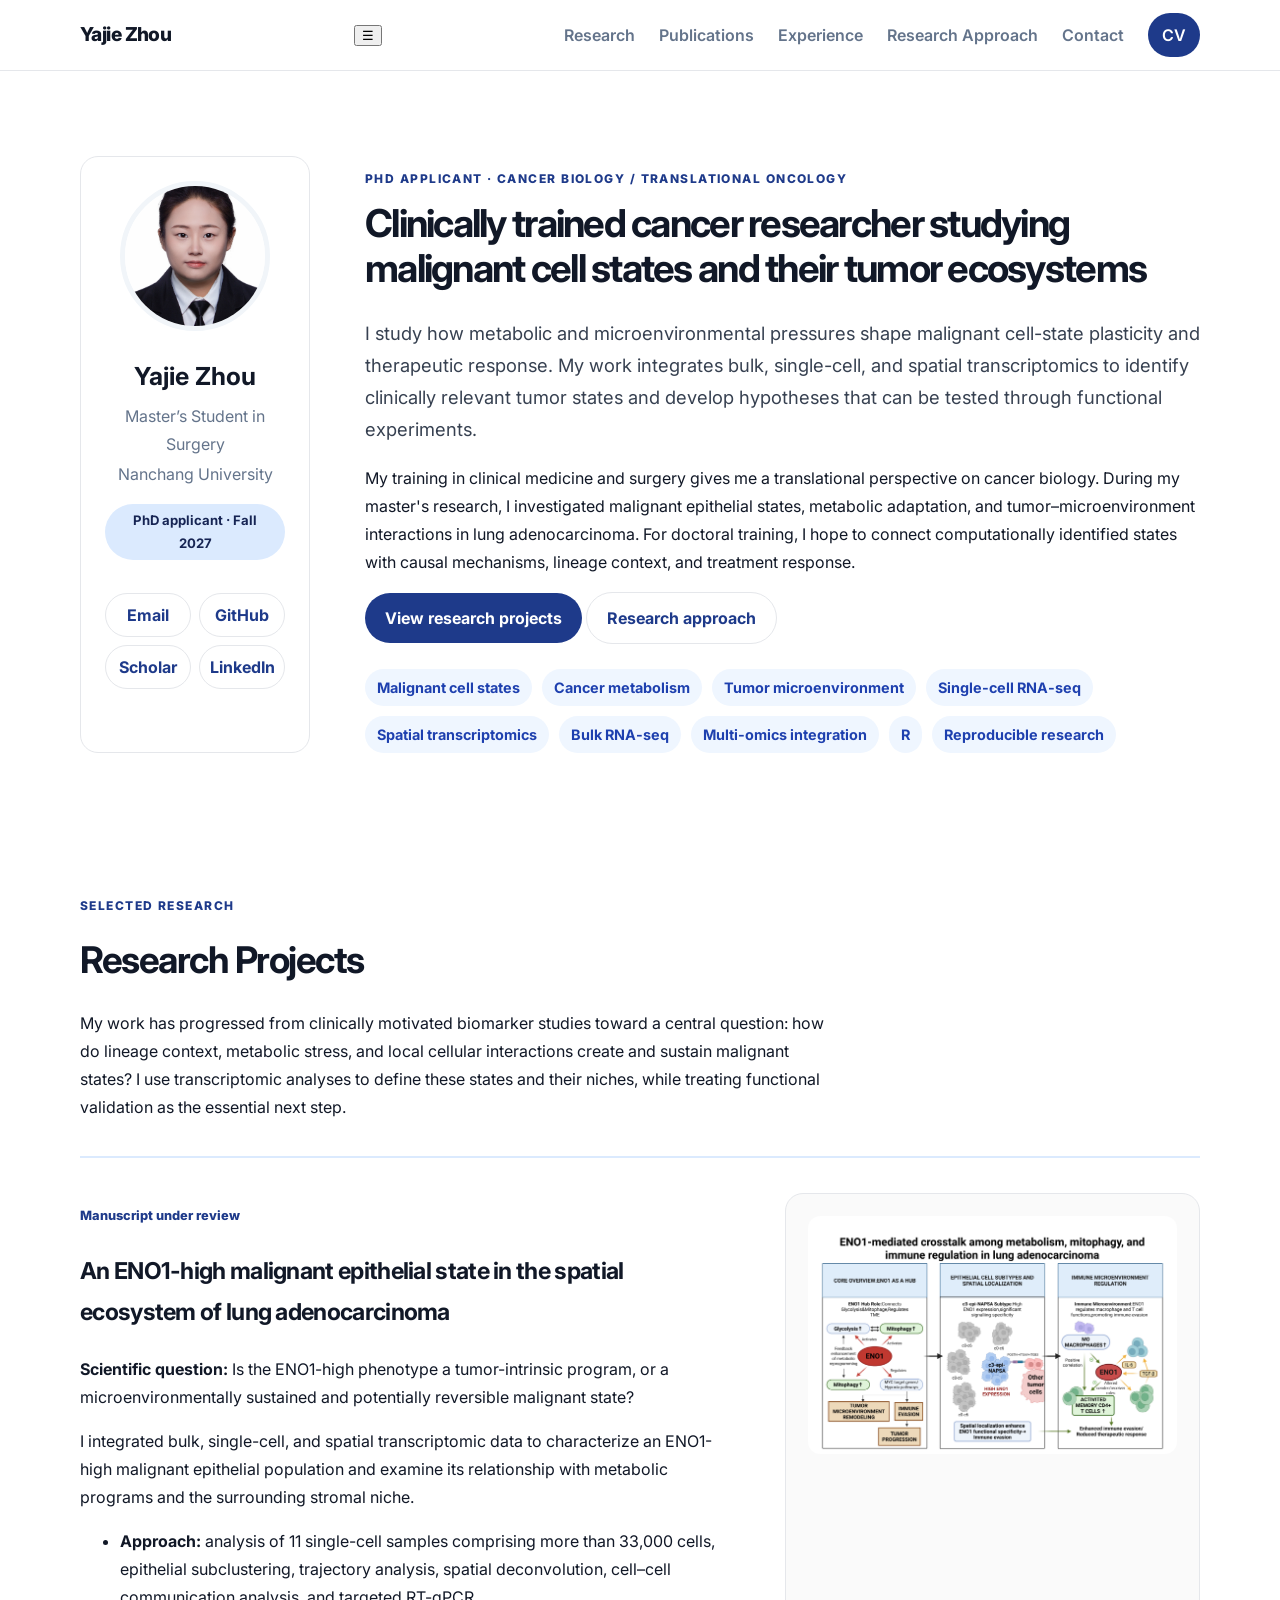
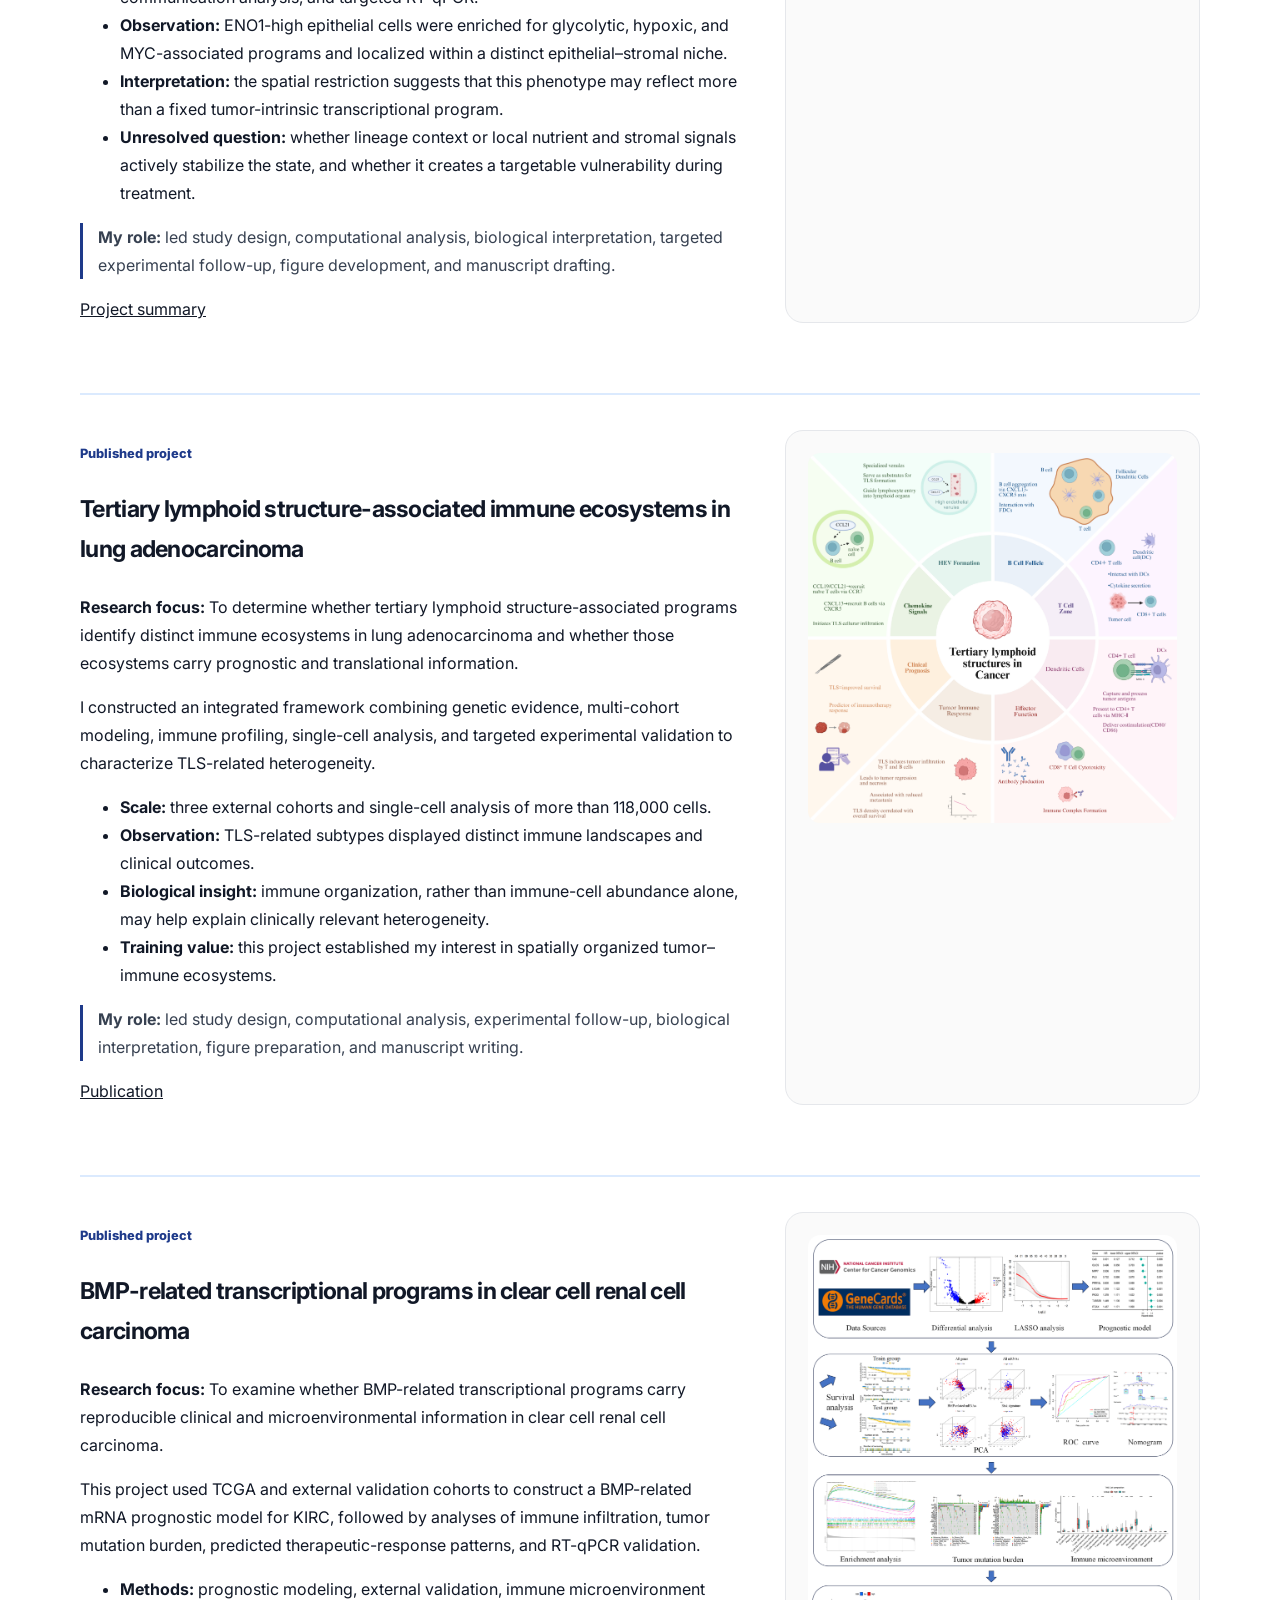
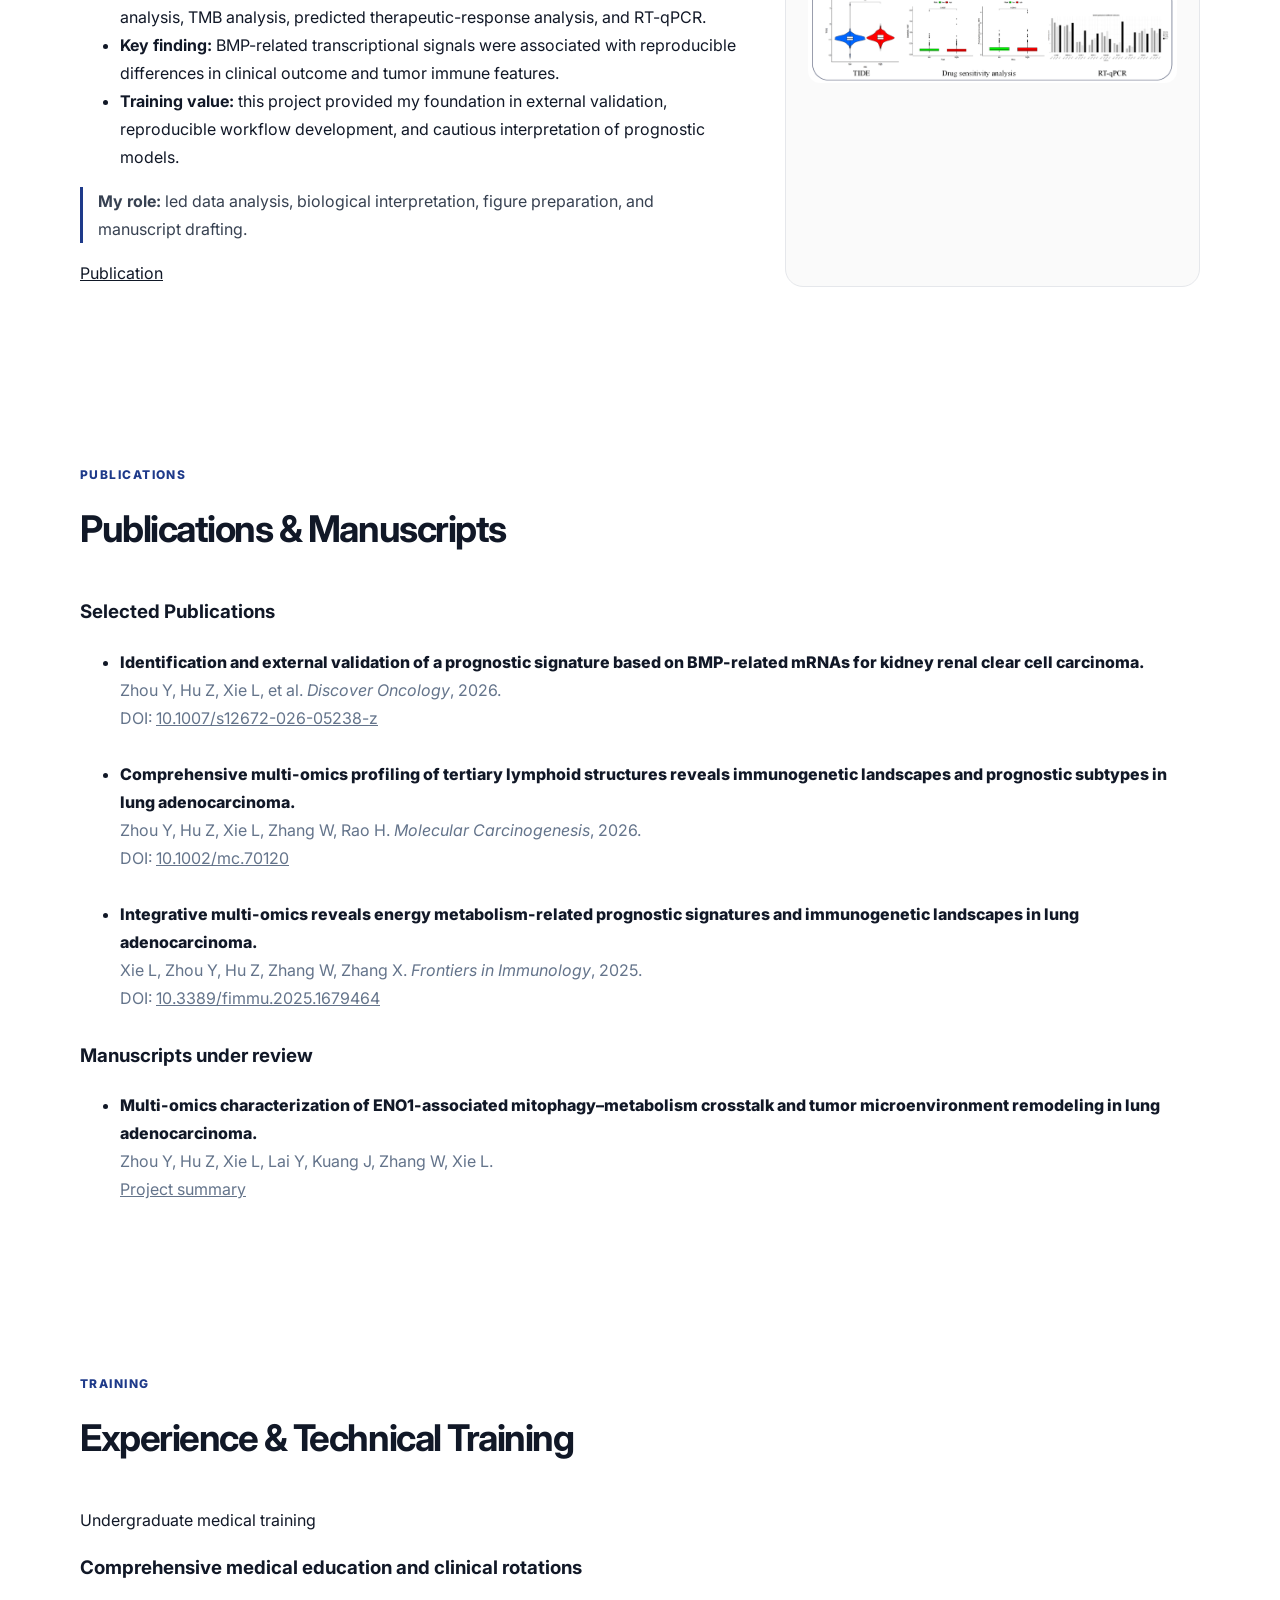
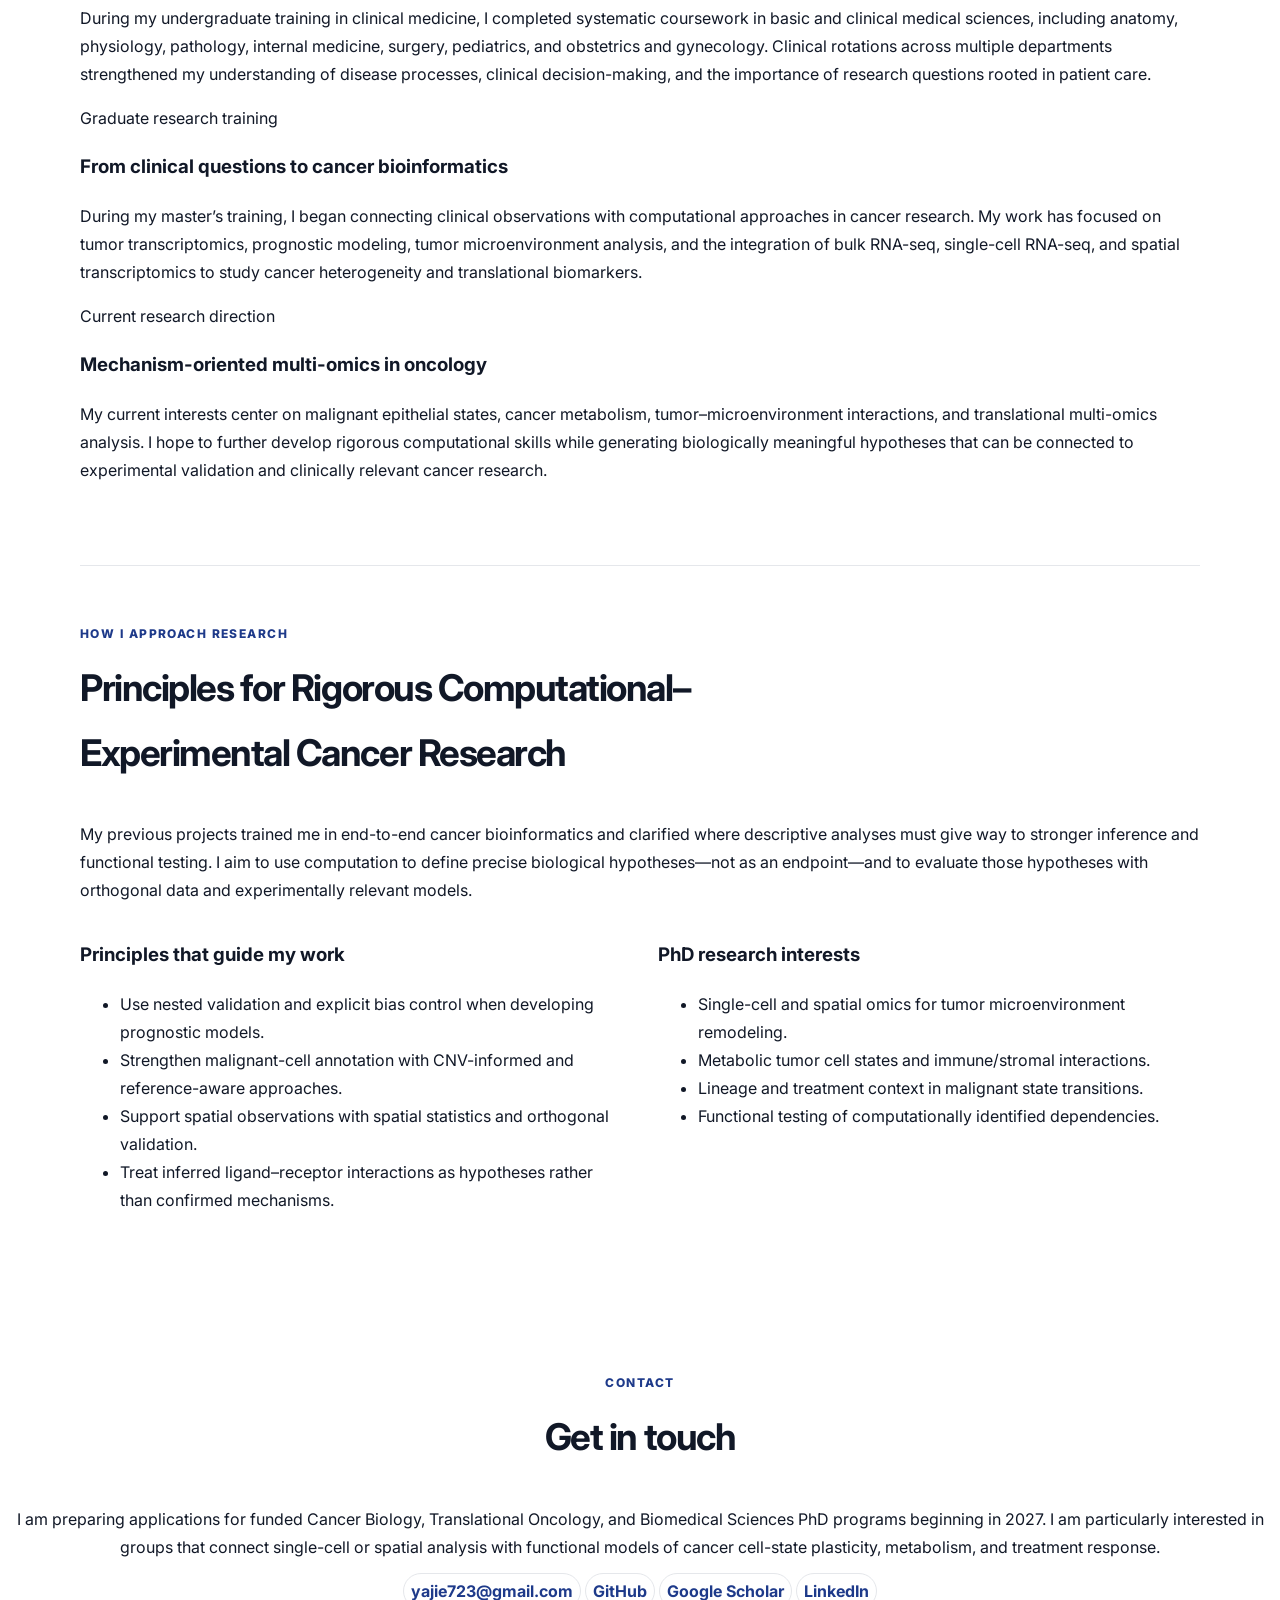
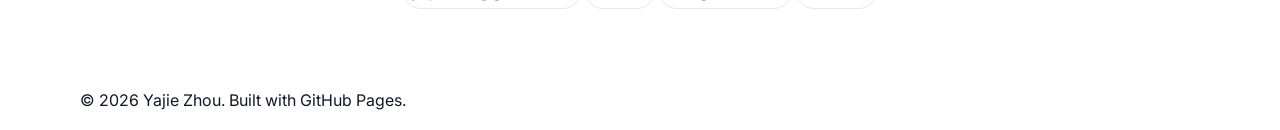
<file: index.html>
<!DOCTYPE html>
<html lang="en">
<head>
  <meta charset="UTF-8" />
  <meta name="viewport" content="width=device-width, initial-scale=1.0" />
  <meta name="description" content="Yajie Zhou — Clinically trained cancer researcher studying malignant cell-state plasticity, metabolic adaptation, and tumor–microenvironment interactions through single-cell and spatial omics." />
  <title>Yajie Zhou | Cancer Cell States & Tumor Microenvironment</title>
  <link rel="preconnect" href="https://fonts.googleapis.com">
  <link rel="preconnect" href="https://fonts.gstatic.com" crossorigin>
  <link href="https://fonts.googleapis.com/css2?family=Inter:wght@400;500;600;700;800&display=swap" rel="stylesheet">
  <link rel="stylesheet" href="assets/styles.css" />
</head>

<body>
  <header class="site-header" id="top">
    <nav class="navbar container">
      <a class="brand" href="#top" aria-label="Home">Yajie Zhou</a>
      <button class="nav-toggle" aria-label="Toggle navigation" aria-expanded="false">☰</button>

      <div class="nav-links">
        <a href="#research">Research</a>
        <a href="#publications">Publications</a>
        <a href="#experience">Experience</a>
        <a href="#approach">Research Approach</a>
        <a href="#contact">Contact</a>
        <a class="button button-small" href="docs/Yajie_Zhou_CV.pdf" target="_blank" rel="noopener noreferrer">CV</a>
      </div>
    </nav>
  </header>

  <main>
    <section class="hero container">
      <aside class="profile-card">
        <img class="avatar" src="assets/avatar.png" alt="Portrait of Yajie Zhou" />

        <h1>Yajie Zhou</h1>
        <p class="subtitle">Master’s Student in Surgery</p>
        <p class="affiliation">Nanchang University</p>
        <p class="profile-note">PhD applicant · Fall 2027</p>
        
        <div class="social-row" aria-label="Academic links">
          <a href="mailto:yajie723@gmail.com" title="Email">Email</a>
          <a href="https://github.com/zyjzzzzzzzz" title="GitHub" target="_blank" rel="noopener noreferrer">GitHub</a>
          <a href="https://scholar.google.com/citations?user=Gcdg9VkAAAAJ&hl=en" title="Google Scholar" target="_blank" rel="noopener noreferrer">Scholar</a>
          <a href="https://www.linkedin.com/in/yajie-zhou-784542407" title="LinkedIn" target="_blank" rel="noopener noreferrer">LinkedIn</a>
        </div>
      </aside>

      <section class="hero-content">
        <p class="eyebrow">PhD applicant · Cancer Biology / Translational Oncology</p>

        <h2>Clinically trained cancer researcher studying malignant cell states and their tumor ecosystems</h2>

        <p class="lead">
          I study how metabolic and microenvironmental pressures shape malignant cell-state plasticity and therapeutic response.
          My work integrates bulk, single-cell, and spatial transcriptomics to identify clinically relevant tumor states and
          develop hypotheses that can be tested through functional experiments.
        </p>

        <p>
          My training in clinical medicine and surgery gives me a translational perspective on cancer biology. During my master's
          research, I investigated malignant epithelial states, metabolic adaptation, and tumor–microenvironment interactions in
          lung adenocarcinoma. For doctoral training, I hope to connect computationally identified states with causal mechanisms,
          lineage context, and treatment response.
        </p>

        <div class="cta-row">
          <a class="button" href="#research">View research projects</a>
          <a class="button button-secondary" href="#approach">Research approach</a>
        </div>

        <div class="skills" aria-label="Core skills">
          <span>Malignant cell states</span>
          <span>Cancer metabolism</span>
          <span>Tumor microenvironment</span>
          <span>Single-cell RNA-seq</span>
          <span>Spatial transcriptomics</span>
          <span>Bulk RNA-seq</span>
          <span>Multi-omics integration</span>
          <span>R</span>
          <span>Reproducible research</span>
        </div>
      </section>
    </section>

    <section class="container section" id="research">
      <div class="section-heading">
        <p class="eyebrow">Selected research</p>
        <h2>Research Projects</h2>
        <p>
          My work has progressed from clinically motivated biomarker studies toward a central question: how do lineage context,
          metabolic stress, and local cellular interactions create and sustain malignant states? I use transcriptomic analyses to
          define these states and their niches, while treating functional validation as the essential next step.
        </p>
      </div>

      <div class="project-stack">
        <article class="project featured project-with-image">
          <div class="project-main">
            <p class="status">Manuscript under review</p>
            <h3>An ENO1-high malignant epithelial state in the spatial ecosystem of lung adenocarcinoma</h3>

            <p class="question">
              <strong>Scientific question:</strong>
              Is the ENO1-high phenotype a tumor-intrinsic program, or a microenvironmentally sustained and potentially reversible
              malignant state?
            </p>

            <p>
              I integrated bulk, single-cell, and spatial transcriptomic data to characterize an ENO1-high malignant epithelial
              population and examine its relationship with metabolic programs and the surrounding stromal niche.
            </p>

            <ul class="clean-list">
              <li><strong>Approach:</strong> analysis of 11 single-cell samples comprising more than 33,000 cells, epithelial subclustering, trajectory analysis, spatial deconvolution, cell–cell communication analysis, and targeted RT-qPCR.</li>
              <li><strong>Observation:</strong> ENO1-high epithelial cells were enriched for glycolytic, hypoxic, and MYC-associated programs and localized within a distinct epithelial–stromal niche.</li>
              <li><strong>Interpretation:</strong> the spatial restriction suggests that this phenotype may reflect more than a fixed tumor-intrinsic transcriptional program.</li>
              <li><strong>Unresolved question:</strong> whether lineage context or local nutrient and stromal signals actively stabilize the state, and whether it creates a targetable vulnerability during treatment.</li>
            </ul>

            <p class="role">
              <strong>My role:</strong>
              led study design, computational analysis, biological interpretation, targeted experimental follow-up,
              figure development, and manuscript drafting.
            </p>

          

            <div class="project-actions">
              <a class="text-link" href="projects/eno1-luad.html">Project summary</a>
            </div>
          </div>

          <aside class="project-side figure-side">
            <a class="figure-link" href="assets/eno1-mechanism.png" target="_blank" rel="noopener noreferrer">
             <img src="assets/eno1-mechanism.png" alt="Mechanism figure for ENO1-associated metabolic epithelial states in LUAD" />
            </a>
            
          </aside>
        </article>

        <article class="project featured project-with-image">
          <div class="project-main">
            <p class="status">Published project</p>
            <h3>Tertiary lymphoid structure-associated immune ecosystems in lung adenocarcinoma</h3>

            <p class="question">
              <strong>Research focus:</strong>
              To determine whether tertiary lymphoid structure-associated programs identify distinct immune ecosystems in lung
              adenocarcinoma and whether those ecosystems carry prognostic and translational information.
            </p>

            <p>
              I constructed an integrated framework combining genetic evidence, multi-cohort modeling, immune profiling,
              single-cell analysis, and targeted experimental validation to characterize TLS-related heterogeneity.
            </p>

            <ul class="clean-list">
              <li><strong>Scale:</strong> three external cohorts and single-cell analysis of more than 118,000 cells.</li>
              <li><strong>Observation:</strong> TLS-related subtypes displayed distinct immune landscapes and clinical outcomes.</li>
              <li><strong>Biological insight:</strong> immune organization, rather than immune-cell abundance alone, may help explain clinically relevant heterogeneity.</li>
              <li><strong>Training value:</strong> this project established my interest in spatially organized tumor–immune ecosystems.</li>
            </ul>

            <p class="role">
              <strong>My role:</strong>
              led study design, computational analysis, experimental follow-up, biological interpretation,
              figure preparation, and manuscript writing.
            </p>

        
            <div class="project-actions">
              <a class="text-link" href="https://doi.org/10.1002/mc.70120" target="_blank" rel="noopener noreferrer">Publication</a>
            </div>
          </div>

          <aside class="project-side figure-side">
           <a class="figure-link" href="assets/tls-mechanism.png" target="_blank" rel="noopener noreferrer">
             <img src="assets/tls-mechanism.png" alt="Mechanism figure for TLS-related immunogenetic subtypes in LUAD" />
           </a>
            
          </aside>
        </article>

        <article class="project featured project-with-image">
          <div class="project-main">
            <p class="status">Published project</p>
            <h3>BMP-related transcriptional programs in clear cell renal cell carcinoma</h3>

            <p class="question">
              <strong>Research focus:</strong>
              To examine whether BMP-related transcriptional programs carry reproducible clinical and microenvironmental
              information in clear cell renal cell carcinoma.
            </p>

            <p>
              This project used TCGA and external validation cohorts to construct a BMP-related mRNA prognostic model for KIRC,
              followed by analyses of immune infiltration, tumor mutation burden, predicted therapeutic-response patterns, and RT-qPCR validation.
            </p>

            <ul class="clean-list">
              <li><strong>Methods:</strong> prognostic modeling, external validation, immune microenvironment analysis, TMB analysis, predicted therapeutic-response analysis, and RT-qPCR.</li>
              <li><strong>Key finding:</strong> BMP-related transcriptional signals were associated with reproducible differences in clinical outcome and tumor immune features.</li>
              <li><strong>Training value:</strong> this project provided my foundation in external validation, reproducible workflow development, and cautious interpretation of prognostic models.</li>
            </ul>

            <p class="role">
              <strong>My role:</strong>
              led data analysis, biological interpretation, figure preparation, and manuscript drafting.
            </p>

            <div class="project-actions">
              <a class="text-link" href="https://doi.org/10.1007/s12672-026-05238-z" target="_blank" rel="noopener noreferrer">Publication</a>
            </div>
          </div>

          <aside class="project-side figure-side">
            <a class="figure-link" href="assets/bmp-mechanism.png" target="_blank" rel="noopener noreferrer">
             <img src="assets/bmp-mechanism.png" alt="Mechanism figure for BMP-related prognostic modeling in KIRC" />
            </a>
            
          </aside>
        </article>
      </div>
    </section>

    <section class="container section" id="publications">
      <div class="section-heading">
        <p class="eyebrow">Publications</p>
        <h2>Publications & Manuscripts</h2>
      </div>

      <div class="pub-list">
        <div class="pub-block">
          <h3>Selected Publications</h3>

          <ul class="publication-list">
            <li class="publication-item">
              <a class="pub-title" href="https://doi.org/10.1007/s12672-026-05238-z" target="_blank" rel="noopener noreferrer">
                Identification and external validation of a prognostic signature based on BMP-related mRNAs for kidney renal clear cell carcinoma.
              </a>

              <div class="pub-meta">
                Zhou Y, Hu Z, Xie L, et al. <em>Discover Oncology</em>, 2026.
              </div>

              <div class="pub-doi">
                DOI:
                <a href="https://doi.org/10.1007/s12672-026-05238-z" target="_blank" rel="noopener noreferrer">
                  10.1007/s12672-026-05238-z
        
        
        
        
                </a>
              </div>
            </li>

            <li class="publication-item">
              <a class="pub-title" href="https://doi.org/10.1002/mc.70120" target="_blank" rel="noopener noreferrer">
                Comprehensive multi-omics profiling of tertiary lymphoid structures reveals immunogenetic landscapes and prognostic subtypes in lung adenocarcinoma.
              </a>

              <div class="pub-meta">
                Zhou Y, Hu Z, Xie L, Zhang W, Rao H. <em>Molecular Carcinogenesis</em>, 2026.
              </div>

              <div class="pub-doi">
                DOI:
                <a href="https://doi.org/10.1002/mc.70120" target="_blank" rel="noopener noreferrer">
                  10.1002/mc.70120
        
        
        
        
                </a>
              </div>
            </li>

            <li class="publication-item">
              <a class="pub-title" href="https://doi.org/10.3389/fimmu.2025.1679464" target="_blank" rel="noopener noreferrer">
                Integrative multi-omics reveals energy metabolism-related prognostic signatures and immunogenetic landscapes in lung adenocarcinoma.
              </a>

              <div class="pub-meta">
                Xie L, Zhou Y, Hu Z, Zhang W, Zhang X. <em>Frontiers in Immunology</em>, 2025.
              </div>

              <div class="pub-doi">
                DOI:
                <a href="https://doi.org/10.3389/fimmu.2025.1679464" target="_blank" rel="noopener noreferrer">
                  10.3389/fimmu.2025.1679464
        
        
        
        
                </a>
              </div>
            </li>
          </ul>
        </div>

        <div class="pub-block">
          <h3>Manuscripts under review </h3>

          <ul class="publication-list">
            <li class="publication-item">
              <strong class="pub-title">
                Multi-omics characterization of ENO1-associated mitophagy–metabolism crosstalk and tumor microenvironment remodeling in lung adenocarcinoma.
              </strong>

              <div class="pub-meta">
                Zhou Y, Hu Z, Xie L, Lai Y, Kuang J, Zhang W, Xie L.
             
              </div>

              <div class="pub-doi">
                <a href="projects/eno1-luad.html">Project summary</a>
              </div>
            </li>
          </ul>
        </div>
      </div>
    </section>

    <section class="container section" id="experience">
      <div class="section-heading">
        <p class="eyebrow">Training</p>
        <h2>Experience & Technical Training</h2>
      </div>

      <div class="timeline training-grid">
        <div class="timeline-item">
          <span class="timeline-date">Undergraduate medical training</span>
          <h3>Comprehensive medical education and clinical rotations</h3>
          <p>
            During my undergraduate training in clinical medicine, I completed systematic coursework in basic and clinical
            medical sciences, including anatomy, physiology, pathology, internal medicine, surgery, pediatrics, and obstetrics
            and gynecology. Clinical rotations across multiple departments strengthened my understanding of disease processes,
            clinical decision-making, and the importance of research questions rooted in patient care.
          </p>
        </div>

        <div class="timeline-item">
          <span class="timeline-date">Graduate research training</span>
          <h3>From clinical questions to cancer bioinformatics</h3>
          <p>
            During my master’s training, I began connecting clinical observations with computational approaches in cancer research.
            My work has focused on tumor transcriptomics, prognostic modeling, tumor microenvironment analysis, and the integration
            of bulk RNA-seq, single-cell RNA-seq, and spatial transcriptomics to study cancer heterogeneity and translational biomarkers.
          </p>
        </div>

        <div class="timeline-item">
          <span class="timeline-date">Current research direction</span>
          <h3>Mechanism-oriented multi-omics in oncology</h3>
          <p>
            My current interests center on malignant epithelial states, cancer metabolism, tumor–microenvironment interactions,
            and translational multi-omics analysis. I hope to further develop rigorous computational skills while generating
            biologically meaningful hypotheses that can be connected to experimental validation and clinically relevant cancer research.
          </p>
        </div>
      </div>
    </section>

    <section class="container section reflection" id="approach">
      <div class="section-heading">
        <p class="eyebrow">How I approach research</p>
        <h2>Principles for Rigorous Computational–Experimental Cancer Research</h2>
      </div>

      <p>
        My previous projects trained me in end-to-end cancer bioinformatics and clarified where descriptive analyses must give
        way to stronger inference and functional testing. I aim to use computation to define precise biological hypotheses—not
        as an endpoint—and to evaluate those hypotheses with orthogonal data and experimentally relevant models.
      </p>

      <div class="reflection-grid">
        <div>
          <h3>Principles that guide my work</h3>
          <ul>
            <li>Use nested validation and explicit bias control when developing prognostic models.</li>
            <li>Strengthen malignant-cell annotation with CNV-informed and reference-aware approaches.</li>
            <li>Support spatial observations with spatial statistics and orthogonal validation.</li>
            <li>Treat inferred ligand–receptor interactions as hypotheses rather than confirmed mechanisms.</li>
          </ul>
        </div>

        <div>
          <h3>PhD research interests</h3>
          <ul>
            <li>Single-cell and spatial omics for tumor microenvironment remodeling.</li>
            <li>Metabolic tumor cell states and immune/stromal interactions.</li>
            <li>Lineage and treatment context in malignant state transitions.</li>
            <li>Functional testing of computationally identified dependencies.</li>
          </ul>
        </div>
      </div>
    </section>

    <section class="container section contact" id="contact">
      <div class="section-heading">
        <p class="eyebrow">Contact</p>
        <h2>Get in touch</h2>
      </div>

      <p>
        I am preparing applications for funded Cancer Biology, Translational Oncology, and Biomedical Sciences PhD programs
        beginning in 2027. I am particularly interested in groups that connect single-cell or spatial analysis with functional
        models of cancer cell-state plasticity, metabolism, and treatment response.
      </p>

      <div class="contact-links">
        <a href="mailto:yajie723@gmail.com">yajie723@gmail.com</a>
        <a href="https://github.com/zyjzzzzzzzz" target="_blank" rel="noopener noreferrer">GitHub</a>
        <a href="https://scholar.google.com/citations?user=Gcdg9VkAAAAJ&hl=en" target="_blank" rel="noopener noreferrer">Google Scholar</a>
        <a href="https://www.linkedin.com/in/yajie-zhou-784542407" target="_blank" rel="noopener noreferrer">LinkedIn</a>
      </div>
    </section>
  </main>

  <footer class="footer">
    <div class="container">
      <p>© <span id="year"></span> Yajie Zhou. Built with GitHub Pages.</p>
    </div>
  </footer>

  <script src="assets/script.js"></script>
</body>
</html>
</file>
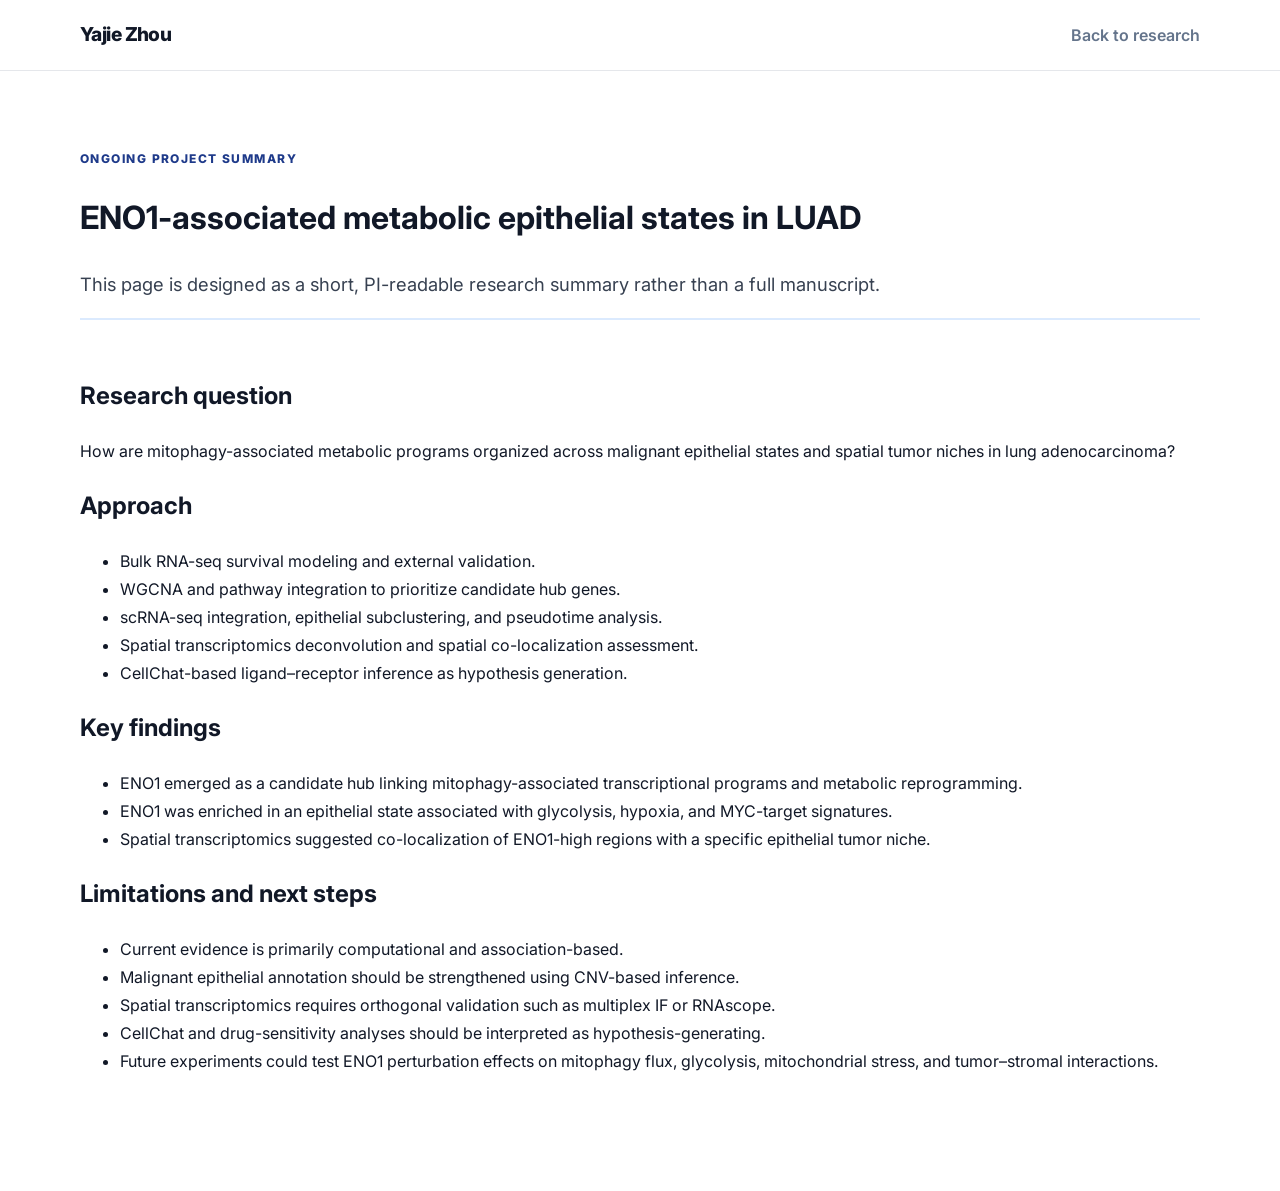
<file: eno1-luad.html>
<!DOCTYPE html>
<html lang="en">
<head>
  <meta charset="UTF-8" />
  <meta name="viewport" content="width=device-width, initial-scale=1.0" />
  <title>ENO1-LUAD Project | Yajie Zhou</title>
  <link rel="preconnect" href="https://fonts.googleapis.com">
  <link rel="preconnect" href="https://fonts.gstatic.com" crossorigin>
  <link href="https://fonts.googleapis.com/css2?family=Inter:wght@400;500;600;700;800&display=swap" rel="stylesheet">
  <link rel="stylesheet" href="../assets/styles.css" />
</head>
<body>
  <header class="site-header">
    <nav class="navbar container">
      <a class="brand" href="../index.html">Yajie Zhou</a>
      <div class="nav-links open-on-desktop">
        <a href="../index.html#research">Back to research</a>
      </div>
    </nav>
  </header>
  <main class="container section">
    <p class="eyebrow">Ongoing project summary</p>
    <h1>ENO1-associated metabolic epithelial states in LUAD</h1>
    <p class="lead">This page is designed as a short, PI-readable research summary rather than a full manuscript.</p>

    <article class="project featured" style="grid-template-columns:1fr;">
      <section>
        <h2>Research question</h2>
        <p>How are mitophagy-associated metabolic programs organized across malignant epithelial states and spatial tumor niches in lung adenocarcinoma?</p>
        <h2>Approach</h2>
        <ul>
          <li>Bulk RNA-seq survival modeling and external validation.</li>
          <li>WGCNA and pathway integration to prioritize candidate hub genes.</li>
          <li>scRNA-seq integration, epithelial subclustering, and pseudotime analysis.</li>
          <li>Spatial transcriptomics deconvolution and spatial co-localization assessment.</li>
          <li>CellChat-based ligand–receptor inference as hypothesis generation.</li>
        </ul>
        <h2>Key findings</h2>
        <ul>
          <li>ENO1 emerged as a candidate hub linking mitophagy-associated transcriptional programs and metabolic reprogramming.</li>
          <li>ENO1 was enriched in an epithelial state associated with glycolysis, hypoxia, and MYC-target signatures.</li>
          <li>Spatial transcriptomics suggested co-localization of ENO1-high regions with a specific epithelial tumor niche.</li>
        </ul>
        <h2>Limitations and next steps</h2>
        <ul>
          <li>Current evidence is primarily computational and association-based.</li>
          <li>Malignant epithelial annotation should be strengthened using CNV-based inference.</li>
          <li>Spatial transcriptomics requires orthogonal validation such as multiplex IF or RNAscope.</li>
          <li>CellChat and drug-sensitivity analyses should be interpreted as hypothesis-generating.</li>
          <li>Future experiments could test ENO1 perturbation effects on mitophagy flux, glycolysis, mitochondrial stress, and tumor–stromal interactions.</li>
        </ul>
      </section>
    </article>
  </main>
</body>
</html>
</file>
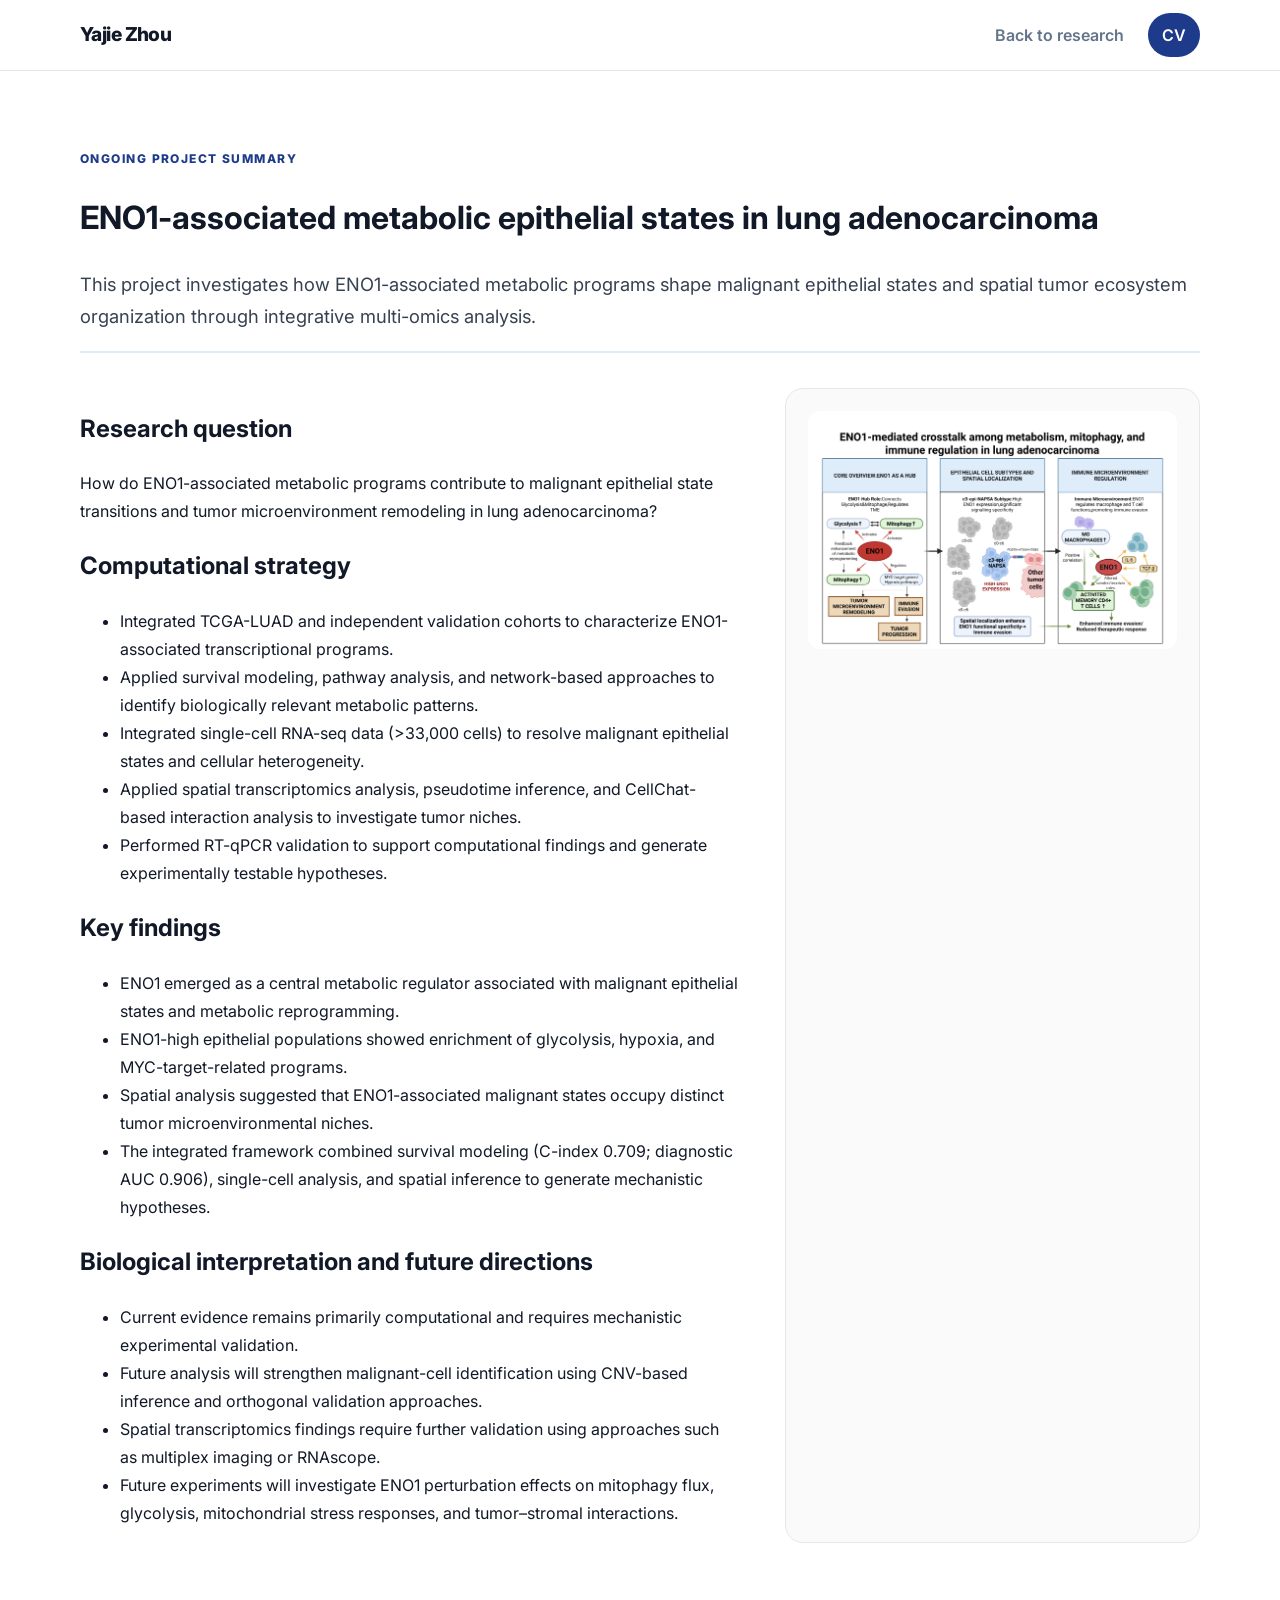
<file: projects/eno1-luad.html>
<!DOCTYPE html>
<html lang="en">
<head>
  <meta charset="UTF-8" />
  <meta name="viewport" content="width=device-width, initial-scale=1.0" />
  <meta name="description" content="ENO1-LUAD project summary by Yajie Zhou — computational cancer biology, tumor cell-state plasticity, metabolic reprogramming, single-cell and spatial transcriptomics." />
  <title>ENO1-LUAD Project | Yajie Zhou</title>

  <link rel="preconnect" href="https://fonts.googleapis.com">
  <link rel="preconnect" href="https://fonts.gstatic.com" crossorigin>
  <link href="https://fonts.googleapis.com/css2?family=Inter:wght@400;500;600;700;800&display=swap" rel="stylesheet">

  <link rel="stylesheet" href="../assets/styles.css" />
</head>

<body>

  
<header class="site-header">
  <nav class="navbar container">
    <a class="brand" href="../index.html">Yajie Zhou</a>

    <div class="nav-links open-on-desktop">
      <a href="../index.html#research">Back to research</a>
      <a class="button button-small"
         href="/Yajie_zhou/docs/Yajie_Zhou_CV.pdf"
         target="_blank">
         CV
      </a>
    </div>
  </nav>
</header>


<main class="container section">

  <p class="eyebrow">Ongoing project summary</p>

  <h1>
    ENO1-associated metabolic epithelial states in lung adenocarcinoma
  </h1>

  <p class="lead">
    This project investigates how ENO1-associated metabolic programs shape
    malignant epithelial states and spatial tumor ecosystem organization
    through integrative multi-omics analysis.
  </p>


  <article class="project featured project-with-image">

    <section>

      <h2>Research question</h2>

      <p>
        How do ENO1-associated metabolic programs contribute to malignant
        epithelial state transitions and tumor microenvironment remodeling
        in lung adenocarcinoma?
      </p>


      <h2>Computational strategy</h2>

      <ul>
        <li>
          Integrated TCGA-LUAD and independent validation cohorts to
          characterize ENO1-associated transcriptional programs.
        </li>

        <li>
          Applied survival modeling, pathway analysis, and network-based
          approaches to identify biologically relevant metabolic patterns.
        </li>

        <li>
          Integrated single-cell RNA-seq data (>33,000 cells) to resolve
          malignant epithelial states and cellular heterogeneity.
        </li>

        <li>
          Applied spatial transcriptomics analysis, pseudotime inference,
          and CellChat-based interaction analysis to investigate tumor niches.
        </li>

        <li>
          Performed RT-qPCR validation to support computational findings and
          generate experimentally testable hypotheses.
        </li>
      </ul>


      <h2>Key findings</h2>

      <ul>
        <li>
          ENO1 emerged as a central metabolic regulator associated with
          malignant epithelial states and metabolic reprogramming.
        </li>

        <li>
          ENO1-high epithelial populations showed enrichment of glycolysis,
          hypoxia, and MYC-target-related programs.
        </li>

        <li>
          Spatial analysis suggested that ENO1-associated malignant states
          occupy distinct tumor microenvironmental niches.
        </li>

        <li>
          The integrated framework combined survival modeling
          (C-index 0.709; diagnostic AUC 0.906), single-cell analysis,
          and spatial inference to generate mechanistic hypotheses.
        </li>
      </ul>


      <h2>Biological interpretation and future directions</h2>

      <ul>
        <li>
          Current evidence remains primarily computational and requires
          mechanistic experimental validation.
        </li>

        <li>
          Future analysis will strengthen malignant-cell identification
          using CNV-based inference and orthogonal validation approaches.
        </li>

        <li>
          Spatial transcriptomics findings require further validation using
          approaches such as multiplex imaging or RNAscope.
        </li>

        <li>
          Future experiments will investigate ENO1 perturbation effects on
          mitophagy flux, glycolysis, mitochondrial stress responses, and
          tumor–stromal interactions.
        </li>
      </ul>


    </section>


    <aside class="project-side figure-side">

      <img
        src="../assets/eno1-mechanism.png"
        alt="Mechanism figure for ENO1-associated metabolic epithelial states in LUAD"
        loading="lazy"
      />

    </aside>


  </article>


</main>


</body>
</html>
</file>
<file: assets/styles.css>
:root {
  --bg: #ffffff;
  --card: #ffffff;
  --text: #111827;
  --muted: #64748b;
  --line: #e5e7eb;
  --accent: #1e3a8a;
  --accent-dark: #172554;
  --accent-soft: #dbeafe;
  --shadow: 0 12px 35px rgba(15, 23, 42, 0.06);
  --radius: 16px;
}

* {
  box-sizing: border-box;
}

html {
  scroll-behavior: smooth;
}

body {
  margin: 0;
  font-family: Inter, -apple-system, BlinkMacSystemFont, "Segoe UI", sans-serif;
  color: var(--text);
  background: #ffffff;
  line-height: 1.75;
}

a {
  color: inherit;
}

.container {
  width: min(1120px, calc(100% - 48px));
  margin: 0 auto;
}

/* Header */
.site-header {
  position: sticky;
  top: 0;
  z-index: 99;
  background: rgba(255,255,255,0.94);
  backdrop-filter: blur(12px);
  border-bottom: 1px solid var(--line);
}

.navbar {
  min-height: 70px;
  display:flex;
  align-items:center;
  justify-content:space-between;
}

.brand {
  font-weight:800;
  font-size:1.2rem;
  letter-spacing:-0.03em;
  text-decoration:none;
}

.nav-links {
  display:flex;
  align-items:center;
  gap:24px;
}

.nav-links a {
  text-decoration:none;
  color:var(--muted);
  font-weight:600;
}

.nav-links a:hover {
  color:var(--accent);
}

/* Buttons */
.button {
  display:inline-flex;
  align-items:center;
  justify-content:center;
  padding:11px 20px;
  border-radius:999px;
  background:var(--accent);
  color:white!important;
  font-weight:700;
  text-decoration:none;
}

.button:hover {
  background:var(--accent-dark);
}

.button-secondary {
  background:white;
  color:var(--accent)!important;
  border:1px solid var(--line);
}

.button-small {
  padding:8px 14px;
}

/* Hero */
.hero {
  display:grid;
  grid-template-columns:230px 1fr;
  gap:55px;
  padding:85px 0 65px;
}

.profile-card {
  border:1px solid var(--line);
  border-radius:18px;
  padding:24px;
  text-align:center;
  box-shadow:none;
}

.avatar {
  width:150px;
  height:150px;
  border-radius:50%;
  object-fit:cover;
  border:5px solid #f1f5f9;
}

.profile-card h1 {
  margin:16px 0 4px;
  font-size:1.55rem;
}

.subtitle,
.affiliation {
  color:var(--muted);
  margin:2px;
}

.profile-note {
  display:inline-flex;
  margin-top:14px;
  padding:5px 12px;
  border-radius:999px;
  background:var(--accent-soft);
  color:var(--accent-dark);
  font-weight:700;
  font-size:.82rem;
}

.social-row {
  display:grid;
  grid-template-columns:1fr 1fr;
  gap:8px;
  margin-top:20px;
}

.social-row a,
.contact-links a {
  border:1px solid var(--line);
  border-radius:999px;
  padding:7px;
  text-decoration:none;
  color:var(--accent);
  font-weight:700;
}

/* Typography */
.eyebrow {
  color:var(--accent);
  text-transform:uppercase;
  letter-spacing:.12em;
  font-size:.75rem;
  font-weight:800;
}

.hero-content h2 {
  font-size:clamp(1rem,3vw,2.6rem);
  line-height:1.18;
  letter-spacing:-0.045em;
  margin:10px 0 25px;
}

.lead {
  font-size:1.15rem;
  color:#374151;
}

/* Skills */
.skills {
  display:flex;
  flex-wrap:wrap;
  gap:10px;
  margin-top:25px;
}

.skills span {
  padding:6px 12px;
  border-radius:999px;
  background:#eff6ff;
  color:#1e40af;
  font-size:.9rem;
  font-weight:700;
}

/* Sections */
.section {
  padding:65px 0;
}

.section-heading {
  max-width:760px;
  margin-bottom:35px;
}

.section-heading h2 {
  font-size:2.3rem;
  letter-spacing:-0.04em;
  margin:0;
}

/* Projects */
.project-stack {
  display:grid;
  gap:35px;
}

.project {
  border-top:2px solid #dbeafe;
  padding:35px 0;
}

.project.featured.project-with-image {
  display:grid;
  grid-template-columns:minmax(0,1.35fr) minmax(300px,.85fr);
  gap:45px;
}

.project h3 {
  font-size:1.45rem;
  letter-spacing:-.03em;
}

.status {
  color:var(--accent);
  font-size:.8rem;
  font-weight:800;
}

.project-side {
  background:#fafafa;
  border:1px solid var(--line);
  border-radius:18px;
  padding:22px;
}

.figure-side img {
  width:100%;
  max-height:520px;
  object-fit:contain;
  border-radius:12px;
}

.figure-caption {
  display:none;
}

.role {
  border-left:3px solid var(--accent);
  padding-left:15px;
  color:#374151;
}

/* Publications */
.pub-list {
  display:block;
}

.pub-block {
  padding:0;
  border:none;
  box-shadow:none;
}

.publication-item {
  margin-bottom:28px;
}

.pub-title {
  font-weight:800;
  text-decoration:none;
}

.pub-meta,
.pub-doi {
  color:var(--muted);
}

/* Reflection */
.reflection {
  border-top:1px solid var(--line);
  padding-top:45px;
}

.reflection-grid {
  display:grid;
  grid-template-columns:1fr 1fr;
  gap:35px;
}

/* Contact */
.contact {
  text-align: center;
  width: 100%;
}

.contact .section-heading {
  margin-left: auto;
  margin-right: auto;
  text-align: center;
}

/* Mobile */
@media(max-width:900px){
  .hero,
  .project.featured.project-with-image,
  .reflection-grid {
    grid-template-columns:1fr;
  }

  .profile-card {
    max-width:320px;
    margin:auto;
  }
}

@media(max-width:600px){
  .container {
    width:calc(100% - 28px);
  }

  .nav-links {
    display:none;
  }
}
</file>
